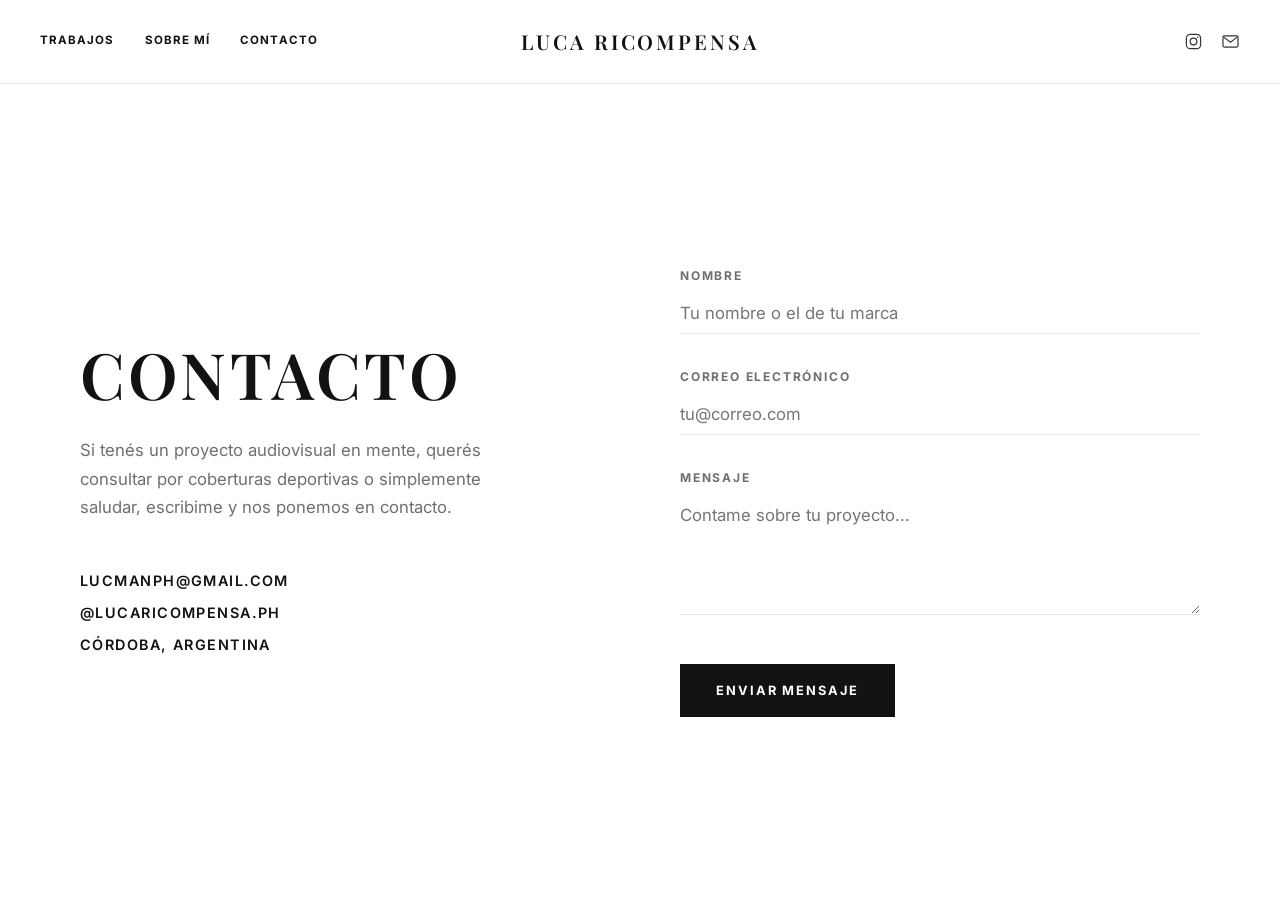
<file: contacto.html>
<!DOCTYPE html>
<html lang="es">
<head>
  <meta charset="UTF-8">
  <meta name="viewport" content="width=device-width, initial-scale=1.0">
  <title>Contacto — Luca Ricompensa</title>
  <meta name="description" content="Ponte en contacto con Luca Ricompensa para consultas y contrataciones.">

  <link rel="preconnect" href="https://fonts.googleapis.com">
  <link rel="preconnect" href="https://fonts.gstatic.com" crossorigin>
  <link href="https://fonts.googleapis.com/css2?family=Inter:wght@400;500;600;700&family=Playfair+Display:wght@500;600&display=swap" rel="stylesheet">

  <link rel="stylesheet" href="style.css">
  
  <style>
    .contact-container {
      display: grid;
      grid-template-columns: 1fr 1fr;
      gap: 80px;
      padding: 60px var(--gutter);
      max-width: 1200px;
      margin: 0 auto;
      align-items: center;
      min-height: calc(100vh - var(--header-h));
    }
    .contact-info {
      display: flex;
      flex-direction: column;
    }
    .contact-info h1 {
      font-family: var(--font-display);
      font-size: clamp(2.5rem, 5vw, 4rem);
      margin-bottom: 20px;
      text-transform: uppercase;
      letter-spacing: 0.05em;
      font-weight: 600;
    }
    .contact-info p {
      font-size: 1.05rem;
      line-height: 1.7;
      color: var(--ink-soft);
      margin-bottom: 50px;
      max-width: 450px;
    }
    .contact-details {
      display: flex;
      flex-direction: column;
      gap: 15px;
    }
    .contact-details a, .contact-details span {
      font-size: 0.9rem;
      font-weight: 600;
      text-transform: uppercase;
      letter-spacing: 0.1em;
      transition: color 0.3s ease;
    }
    .contact-details a:hover {
      color: var(--ink-soft);
    }
    
    .contact-form {
      display: flex;
      flex-direction: column;
      width: 100%;
    }
    .form-group {
      margin-bottom: 35px;
      position: relative;
    }
    .form-group label {
      display: block;
      font-size: 0.75rem;
      font-weight: 700;
      text-transform: uppercase;
      letter-spacing: 0.15em;
      margin-bottom: 10px;
      color: var(--ink-soft);
    }
    .form-group input,
    .form-group textarea {
      width: 100%;
      background: transparent;
      border: none;
      border-bottom: 1px solid var(--line);
      padding: 10px 0;
      font-family: var(--font-sans);
      font-size: 1.05rem;
      color: var(--ink);
      outline: none;
      transition: border-color 0.3s ease;
    }
    .form-group input:focus,
    .form-group textarea:focus {
      border-bottom-color: var(--ink);
    }
    .form-group textarea {
      resize: vertical;
      min-height: 120px;
    }
    .submit-btn {
      background: var(--ink);
      color: var(--bg);
      padding: 18px 35px;
      font-size: 0.8rem;
      font-weight: 700;
      text-transform: uppercase;
      letter-spacing: 0.15em;
      border: 1px solid var(--ink);
      transition: background 0.3s ease, color 0.3s ease;
      align-self: flex-start;
      margin-top: 10px;
    }
    .submit-btn:hover {
      background: transparent;
      color: var(--ink);
    }

    @media (max-width: 768px) {
      .contact-container {
        grid-template-columns: 1fr;
        padding: 40px var(--gutter);
        gap: 50px;
      }
    }
  </style>
</head>
<body>

  <header class="site-header">
    <div class="header-left">
      <button class="nav-toggle" type="button" aria-label="Abrir menú" aria-expanded="false" aria-controls="primary-nav">
        <span></span><span></span><span></span>
      </button>

      <nav class="site-nav" id="primary-nav" aria-label="Navegación principal">
        <a href="index.html#trabajos">Trabajos</a>
        <a href="sobre-mi.html">Sobre mí</a>
        <a href="contacto.html">Contacto</a>
      </nav>
    </div>

    <a href="index.html" class="logo">Luca Ricompensa</a>

    <div class="header-icons">
      <a href="https://instagram.com/lucaricompensa.ph" target="_blank" rel="noopener noreferrer" aria-label="Instagram">
        <svg viewBox="0 0 24 24" width="19" height="19" fill="none" stroke="currentColor" stroke-width="1.5">
          <rect x="3" y="3" width="18" height="18" rx="5"/>
          <circle cx="12" cy="12" r="4.2"/>
          <circle cx="17.4" cy="6.6" r="0.9" fill="currentColor" stroke="none"/>
        </svg>
      </a>
      <!-- Enlace corregido en el header -->
      <a href="mailto:lucmanph@gmail.com" aria-label="Enviar correo electrónico">
        <svg viewBox="0 0 24 24" width="19" height="19" fill="none" stroke="currentColor" stroke-width="1.5">
          <rect x="2.5" y="5" width="19" height="14" rx="1.5"/>
          <path d="M3.5 6.5 12 13 20.5 6.5"/>
        </svg>
      </a>
    </div>
  </header>

  <main>
    <section class="contact-container">
      <div class="contact-info">
        <h1>Contacto</h1>
        <p>Si tenés un proyecto audiovisual en mente, querés consultar por coberturas deportivas o simplemente saludar, escribime y nos ponemos en contacto.</p>
        
        <div class="contact-details">
          <!-- Enlace corregido en el texto principal -->
          <a href="mailto:lucmanph@gmail.com">lucmanph@gmail.com</a>
          <a href="https://instagram.com/lucaricompensa.ph" target="_blank" rel="noopener noreferrer">@lucaricompensa.ph</a>
          <span>Córdoba, Argentina</span>
        </div>
      </div>
      
      <form class="contact-form" action="https://formspree.io/f/TU_CODIGO_AQUI" method="POST">
        <div class="form-group">
          <label for="nombre">Nombre</label>
          <input type="text" id="nombre" name="nombre" required placeholder="Tu nombre o el de tu marca">
        </div>
        
        <div class="form-group">
          <label for="email">Correo Electrónico</label>
          <input type="email" id="email" name="email" required placeholder="tu@correo.com">
        </div>
        
        <div class="form-group">
          <label for="mensaje">Mensaje</label>
          <textarea id="mensaje" name="mensaje" required placeholder="Contame sobre tu proyecto..."></textarea>
        </div>
        
        <button type="submit" class="submit-btn">Enviar Mensaje</button>
      </form>
    </section>
  </main>

  <script src="script.js"></script>
</body>
</html>
</file>
<file: style.css>
/* =========================================================
   LUCA RICOMPENSA — Portfolio Fotográfico
   Sistema: monocromático, editorial, minimalista
   ========================================================= */

:root {
  /* Color */
  --bg: #ffffff;
  --ink: #121212;
  --ink-soft: #6f6f6f;
  --line: #e8e8e6;
  --overlay: rgba(18, 18, 18, 0.45); /* Oscurecido levemente para que el texto resalte */

  /* Tipografía */
  --font-display: 'Playfair Display', Georgia, 'Times New Roman', serif;
  --font-sans: 'Inter', 'Helvetica Neue', Arial, sans-serif;

  /* Layout */
  --header-h: 84px;
  --header-h-mobile: 64px;
  --gutter: clamp(1.25rem, 4vw, 2.5rem);
}

/* --- Reset --- */
*, *::before, *::after { box-sizing: border-box; margin: 0; padding: 0; }

html { scroll-behavior: smooth; }

body {
  background: var(--bg);
  color: var(--ink);
  font-family: var(--font-sans);
  -webkit-font-smoothing: antialiased;
  overflow-x: hidden;
}

img { max-width: 100%; display: block; }

a { color: inherit; text-decoration: none; }

button { font: inherit; background: none; border: none; cursor: pointer; }

:focus-visible {
  outline: 2px solid var(--ink);
  outline-offset: 3px;
}

/* =========================================================
   HEADER
   ========================================================= */

.site-header {
  position: sticky;
  top: 0;
  z-index: 100;
  height: var(--header-h);
  background: var(--bg);
  border-bottom: 1px solid var(--line);
  display: grid;
  grid-template-columns: 1fr auto 1fr;
  align-items: center;
  padding: 0 var(--gutter);
}

/* --- Logo (centro) --- */
.logo {
  grid-column: 2;
  justify-self: center;
  font-family: var(--font-display);
  font-weight: 600;
  font-size: clamp(1.05rem, 1.6vw, 1.35rem);
  letter-spacing: 0.14em;
  text-transform: uppercase;
  white-space: nowrap;
}

/* --- Navegación (izquierda, desktop) --- */
.header-left {
  grid-column: 1;
  justify-self: start;
  display: flex;
  align-items: center;
}

.site-nav {
  display: flex;
  align-items: center;
  gap: 1.9rem;
}

.site-nav a {
  font-family: var(--font-sans);
  font-size: 0.72rem;
  font-weight: 700;
  letter-spacing: 0.09em;
  text-transform: uppercase;
  position: relative;
  padding-bottom: 4px;
}

.site-nav a::after {
  content: '';
  position: absolute;
  left: 0;
  bottom: 0;
  width: 100%;
  height: 1px;
  background: var(--ink);
  transform: scaleX(0);
  transform-origin: left;
  transition: transform 0.3s ease;
}

.site-nav a:hover::after,
.site-nav a:focus-visible::after {
  transform: scaleX(1);
}

/* --- Íconos (derecha) --- */
.header-icons {
  grid-column: 3;
  justify-self: end;
  display: flex;
  align-items: center;
  gap: 1.1rem;
}

.header-icons a {
  display: inline-flex;
  color: var(--ink);
  opacity: 0.85;
  transition: opacity 0.25s ease;
}

.header-icons a:hover,
.header-icons a:focus-visible {
  opacity: 1;
}

/* --- Botón hamburguesa (solo móvil) --- */
.nav-toggle {
  display: none;
  flex-direction: column;
  justify-content: center;
  gap: 5px;
  width: 24px;
  height: 24px;
}

.nav-toggle span {
  display: block;
  height: 1.5px;
  width: 100%;
  background: var(--ink);
  transition: transform 0.3s ease, opacity 0.3s ease;
}

.nav-toggle[aria-expanded="true"] span:nth-child(1) {
  transform: translateY(6.5px) rotate(45deg);
}
.nav-toggle[aria-expanded="true"] span:nth-child(2) {
  opacity: 0;
}
.nav-toggle[aria-expanded="true"] span:nth-child(3) {
  transform: translateY(-6.5px) rotate(-45deg);
}

/* =========================================================
   GALERÍA (Actualizada)
   ========================================================= */

main { width: 100vw; }

.gallery {
  display: grid;
  grid-template-columns: repeat(2, 1fr);
  gap: 30px; /* Mayor espacio entre fotos */
  background: var(--bg); /* Fondo blanco para las separaciones */
  width: 100%;
  padding: 30px var(--gutter); /* Márgenes para que la galería no toque los bordes */
}

.gallery-item {
  position: relative;
  aspect-ratio: 3 / 2; /* Formato horizontal */
  overflow: hidden;
  background: var(--bg);
}

.gallery-item img {
  width: 100%;
  height: 100%;
  object-fit: cover;
  transition: transform 0.7s cubic-bezier(0.22, 1, 0.36, 1), filter 0.4s ease;
}

/* Capa oscura que aparece sobre la foto */
.gallery-item::before {
  content: '';
  position: absolute;
  inset: 0;
  background: var(--overlay);
  opacity: 0;
  transition: opacity 0.4s ease;
  pointer-events: none;
  z-index: 1;
}

.gallery-item:hover img,
.gallery-item:focus-within img {
  transform: scale(1.045);
}

.gallery-item:hover::before,
.gallery-item:focus-within::before {
  opacity: 1;
}

/* Contenedor del texto centrado */
.item-content {
  position: absolute;
  inset: 0;
  display: flex;
  align-items: center;
  justify-content: center;
  opacity: 0;
  transition: opacity 0.4s ease, transform 0.4s ease;
  transform: translateY(15px); /* Efecto de entrada desde abajo */
  z-index: 2;
  pointer-events: none;
}

.gallery-item:hover .item-content,
.gallery-item:focus-within .item-content {
  opacity: 1;
  transform: translateY(0);
}

/* Estilo del texto "FÚTBOL", "URBANO", etc. */
.category-title {
  font-family: var(--font-display);
  font-size: clamp(1.2rem, 2vw, 1.8rem);
  font-weight: 600;
  letter-spacing: 0.15em;
  text-transform: uppercase;
  color: #ffffff;
}

/* =========================================================
   RESPONSIVE — MÓVIL
   ========================================================= */

@media (max-width: 768px) {

  .site-header {
    height: var(--header-h-mobile);
  }

  .nav-toggle {
    display: flex;
  }

  .header-left {
    grid-column: 1;
  }

  .logo {
    font-size: 1rem;
    letter-spacing: 0.1em;
  }

  .site-nav {
    position: fixed;
    inset: var(--header-h-mobile) 0 0 0;
    background: var(--bg);
    flex-direction: column;
    justify-content: center;
    gap: 2.2rem;
    transform: translateY(-8px);
    opacity: 0;
    pointer-events: none;
    transition: opacity 0.3s ease, transform 0.3s ease;
  }

  .site-nav.is-open {
    opacity: 1;
    transform: translateY(0);
    pointer-events: auto;
  }

  .site-nav a {
    font-size: 1.15rem;
  }

  .gallery {
    grid-template-columns: 1fr;
    padding: 15px var(--gutter);
    gap: 15px; /* Menos espacio en celulares para que se vea mejor */
  }
}

/* --- Accesibilidad --- */
@media (prefers-reduced-motion: reduce) {
  *, *::before, *::after {
    transition-duration: 0.01ms !important;
    scroll-behavior: auto !important;
  }
}
/* =========================================================
   LIGHTBOX / POP-UP DE IMÁGENES
   ========================================================= */

.lightbox {
  display: none; /* Oculto por defecto */
  position: fixed;
  z-index: 9999;
  left: 0;
  top: 0;
  width: 100vw;
  height: 100vh;
  background-color: rgba(10, 10, 10, 0.92); /* Fondo casi negro transparente */
  align-items: center;
  justify-content: center;
  opacity: 0;
  transition: opacity 0.3s ease;
}

/* Clase que se activa con JavaScript */
.lightbox.is-active {
  display: flex;
  opacity: 1;
}

.lightbox-img {
  max-width: 90vw;
  max-height: 90vh;
  object-fit: contain;
  box-shadow: 0 4px 30px rgba(0, 0, 0, 0.5);
  transform: scale(0.95);
  transition: transform 0.3s ease;
}

.lightbox.is-active .lightbox-img {
  transform: scale(1);
}

.lightbox-close {
  position: absolute;
  top: 20px;
  right: 35px;
  color: #ffffff;
  font-size: 45px;
  font-weight: 300;
  cursor: pointer;
  user-select: none;
  transition: color 0.2s ease;
}

.lightbox-close:hover {
  color: #888888;
}

/* Cambiar el cursor a la lupa sobre las fotos de la galería */
.gallery-item img {
  cursor: zoom-in;
}
</file>
